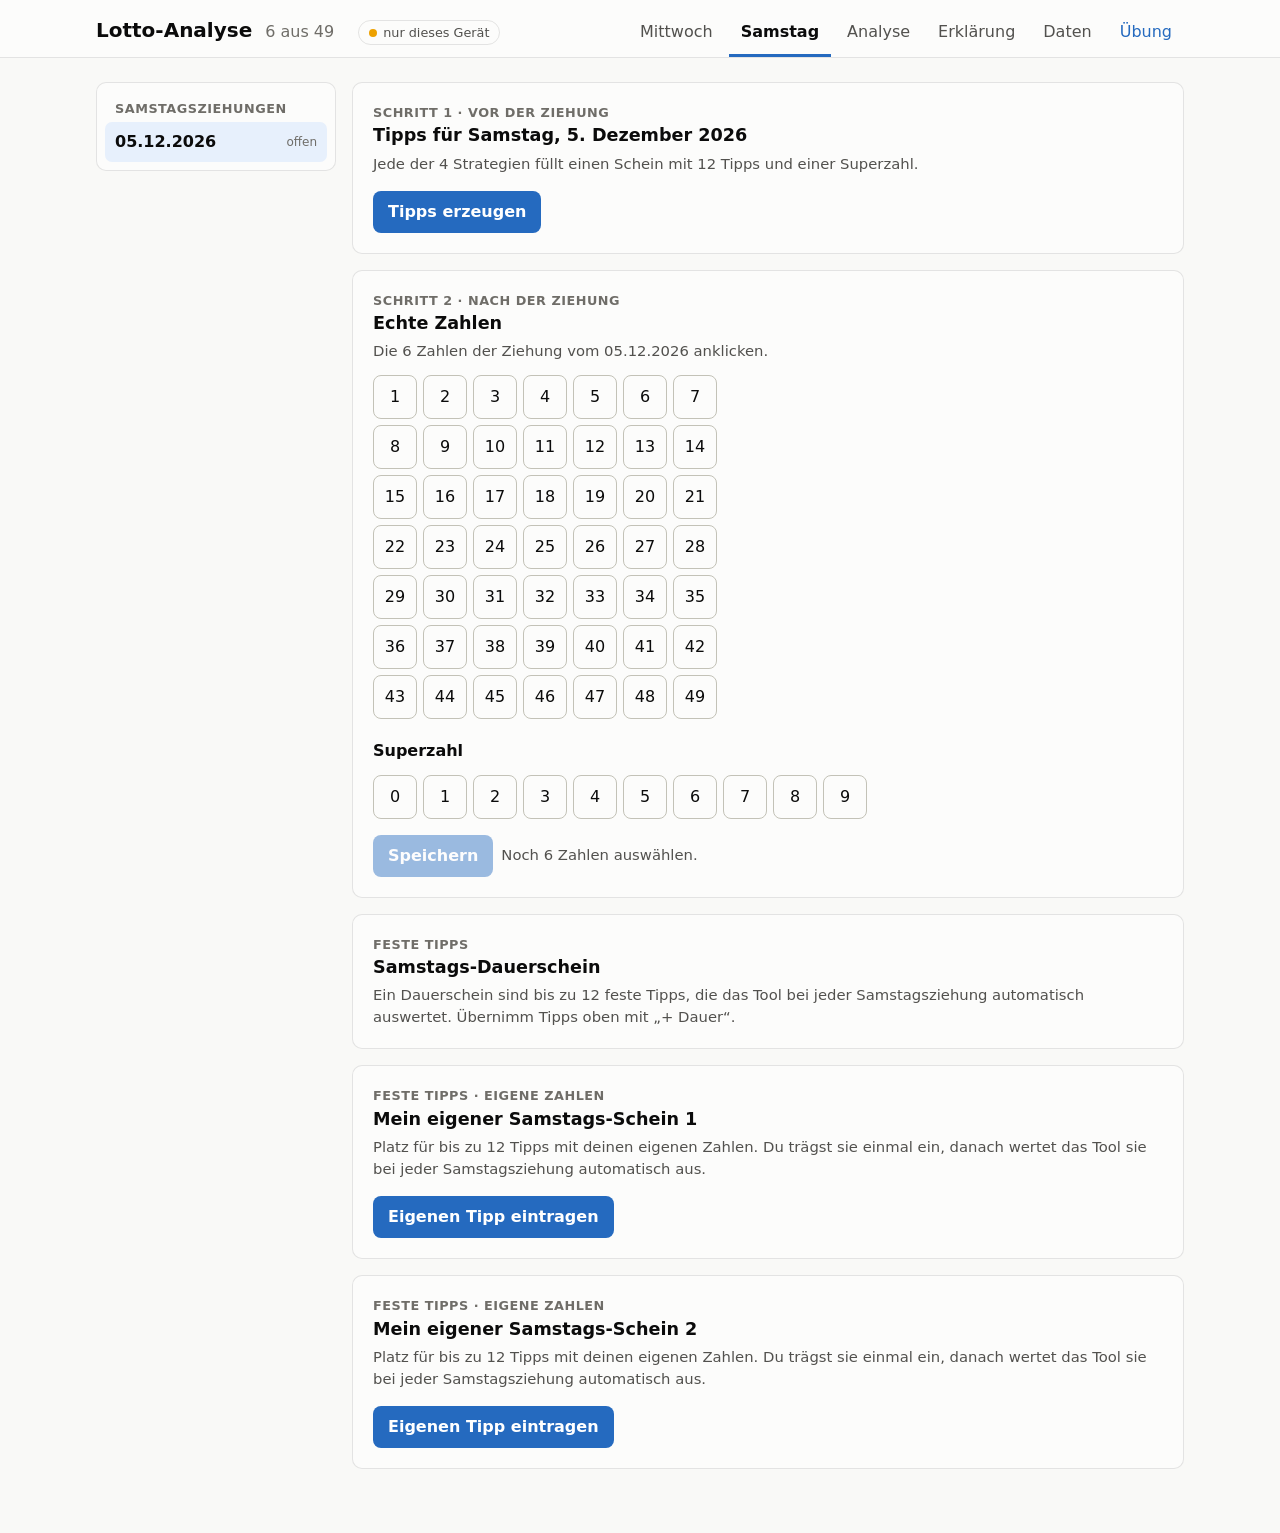
<file: index.html>
<!doctype html>
<html lang="de">
<head>
  <meta charset="utf-8">
  <meta name="viewport" content="width=device-width, initial-scale=1">
  <meta name="robots" content="noindex">
  <title>Lotto-Analyse</title>
  <link rel="stylesheet" href="css/style.css">
</head>
<body>
  <header class="kopf">
    <div class="kopf-innen">
      <h1 class="titel">Lotto-Analyse <span class="titel-zusatz">6 aus 49</span></h1>
      <button type="button" id="stand" class="stand"></button>
      <nav class="reiter" aria-label="Bereiche">
        <button type="button" data-ansicht="mi">Mittwoch</button>
        <button type="button" data-ansicht="sa">Samstag</button>
        <button type="button" data-ansicht="analyse">Analyse</button>
        <button type="button" data-ansicht="erklaerung">Erklärung</button>
        <button type="button" data-ansicht="daten">Daten</button>
        <a href="uebung.html">Übung</a>
      </nav>
    </div>
  </header>

  <main id="inhalt" class="inhalt"></main>

  <div id="meldung" class="meldung" role="status" aria-live="polite"></div>
  <div id="tooltip" class="tooltip" role="tooltip" hidden></div>

  <noscript>Dieses Werkzeug braucht JavaScript.</noscript>

  <script src="js/kalender.js"></script>
  <script src="js/speicher.js"></script>
  <script src="js/generator.js"></script>
  <script src="js/analyse.js"></script>
  <script src="js/abgleich.js"></script>
  <script src="js/wolke.js"></script>
  <script src="js/app.js"></script>
</body>
</html>
</file>
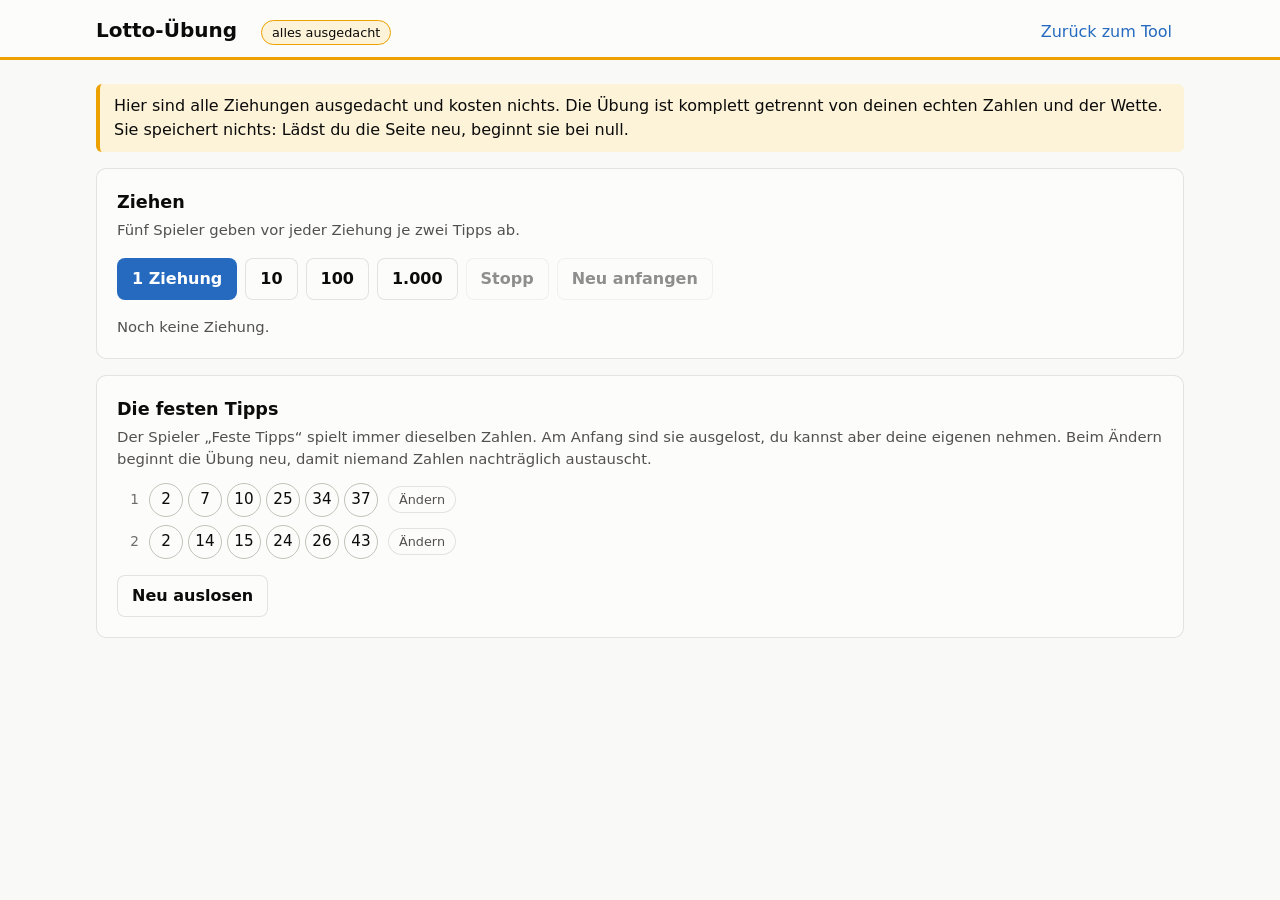
<file: uebung.html>
<!doctype html>
<html lang="de">
<head>
  <meta charset="utf-8">
  <meta name="viewport" content="width=device-width, initial-scale=1">
  <meta name="robots" content="noindex">
  <title>Lotto-Übung</title>
  <link rel="stylesheet" href="css/style.css">
  <link rel="stylesheet" href="css/uebung.css">
</head>
<body class="uebung">
  <header class="kopf">
    <div class="kopf-innen">
      <h1 class="titel">Lotto-Übung</h1>
      <span class="uebung-marke">alles ausgedacht</span>
      <nav class="reiter" aria-label="Wechseln"><a href="index.html">Zurück zum Tool</a></nav>
    </div>
  </header>

  <!-- Diese Seite lädt den Speicher und die Anmeldung des Tools absichtlich
       nicht. Sie kann die echten Zahlen deshalb weder lesen noch ändern. -->
  <main class="inhalt">
    <div class="stapel">
      <p class="hinweis">Hier sind alle Ziehungen ausgedacht und kosten nichts. Die Übung ist komplett getrennt von deinen echten
        Zahlen und der Wette. Sie speichert nichts: Lädst du die Seite neu, beginnt sie bei null.</p>

      <section class="karte">
        <h2>Ziehen</h2>
        <p class="unterzeile">Fünf Spieler geben vor jeder Ziehung je zwei Tipps ab.</p>
        <div class="knopf-zeile" id="knoepfe">
          <button type="button" class="knopf haupt" data-anzahl="1">1 Ziehung</button>
          <button type="button" class="knopf" data-anzahl="10">10</button>
          <button type="button" class="knopf" data-anzahl="100">100</button>
          <button type="button" class="knopf" data-anzahl="1000">1.000</button>
          <button type="button" class="knopf" id="stopp" disabled>Stopp</button>
          <button type="button" class="knopf" id="neustart" disabled>Neu anfangen</button>
        </div>
        <p class="unterzeile abstand" id="stand-uebung" aria-live="polite">Noch keine Ziehung.</p>
        <div id="letzte"></div>
      </section>

      <section class="karte" id="karte-verlauf" hidden>
        <h2>Wie sich der Durchschnitt einpendelt</h2>
        <p class="unterzeile" id="fuehrung"></p>
        <div class="diagramm-kopf">
          <ul class="legende" id="legende"></ul>
          <div class="auswahl" role="group" aria-label="Ausschnitt" id="ausschnitt">
            <button type="button" data-ausschnitt="ganz" aria-pressed="true">Ganz</button>
            <button type="button" data-ausschnitt="nah" aria-pressed="false">Nah dran</button>
          </div>
        </div>
        <div class="diagramm" id="diagramm"></div>
      </section>

      <section class="karte" id="karte-tabelle" hidden>
        <h2>Spielstand</h2>
        <div id="tabelle"></div>
      </section>

      <section class="karte" id="karte-verteilung" hidden>
        <h2>Wie viele Richtige hatten alle Tipps zusammen?</h2>
        <div id="verteilung"></div>
      </section>

      <section class="karte">
        <h2>Die festen Tipps</h2>
        <p class="unterzeile">Der Spieler „Feste Tipps“ spielt immer dieselben Zahlen. Am Anfang sind sie ausgelost, du kannst aber
          deine eigenen nehmen. Beim Ändern beginnt die Übung neu, damit niemand Zahlen nachträglich austauscht.</p>
        <div id="feste"></div>
      </section>
    </div>
  </main>

  <div id="meldung" class="meldung" role="status" aria-live="polite"></div>
  <noscript>Dieses Werkzeug braucht JavaScript.</noscript>

  <script src="js/generator.js"></script>
  <script src="js/analyse.js"></script>
  <script src="js/uebung-logik.js"></script>
  <script src="js/uebung.js"></script>
</body>
</html>
</file>
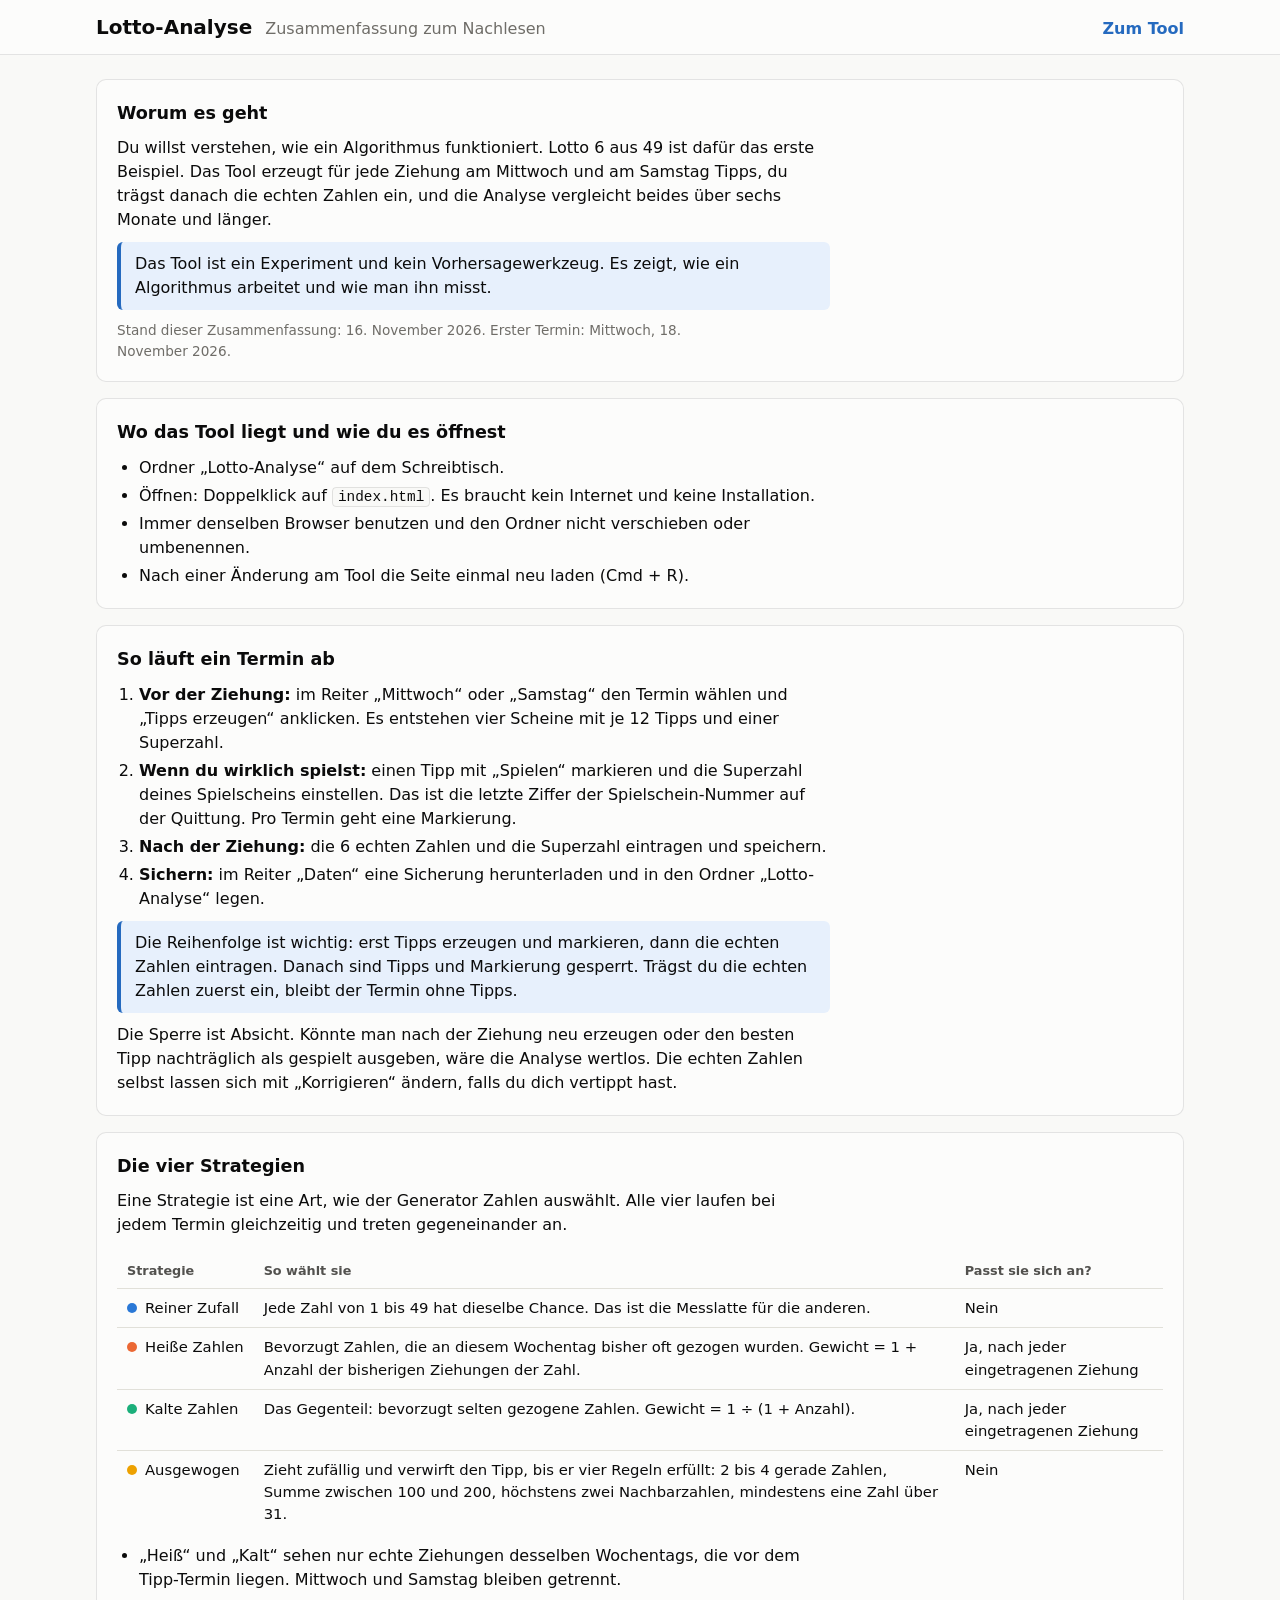
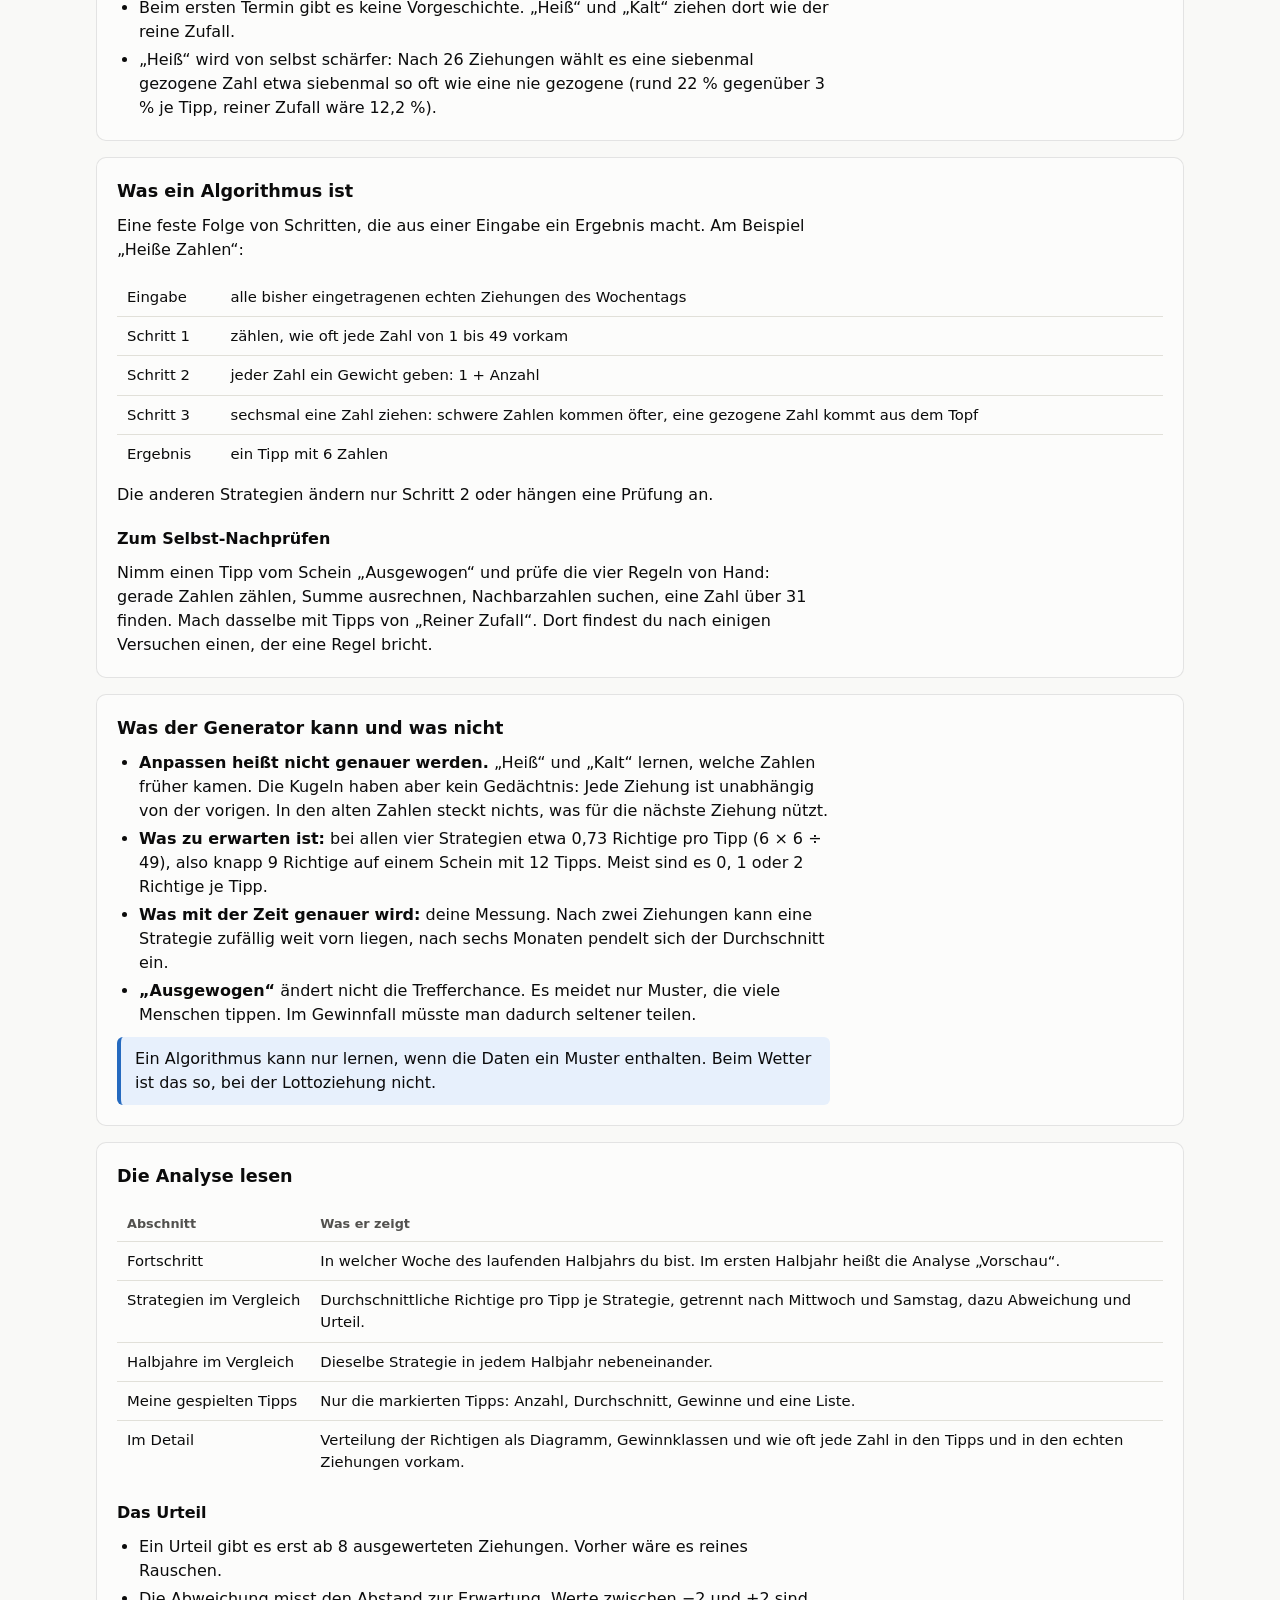
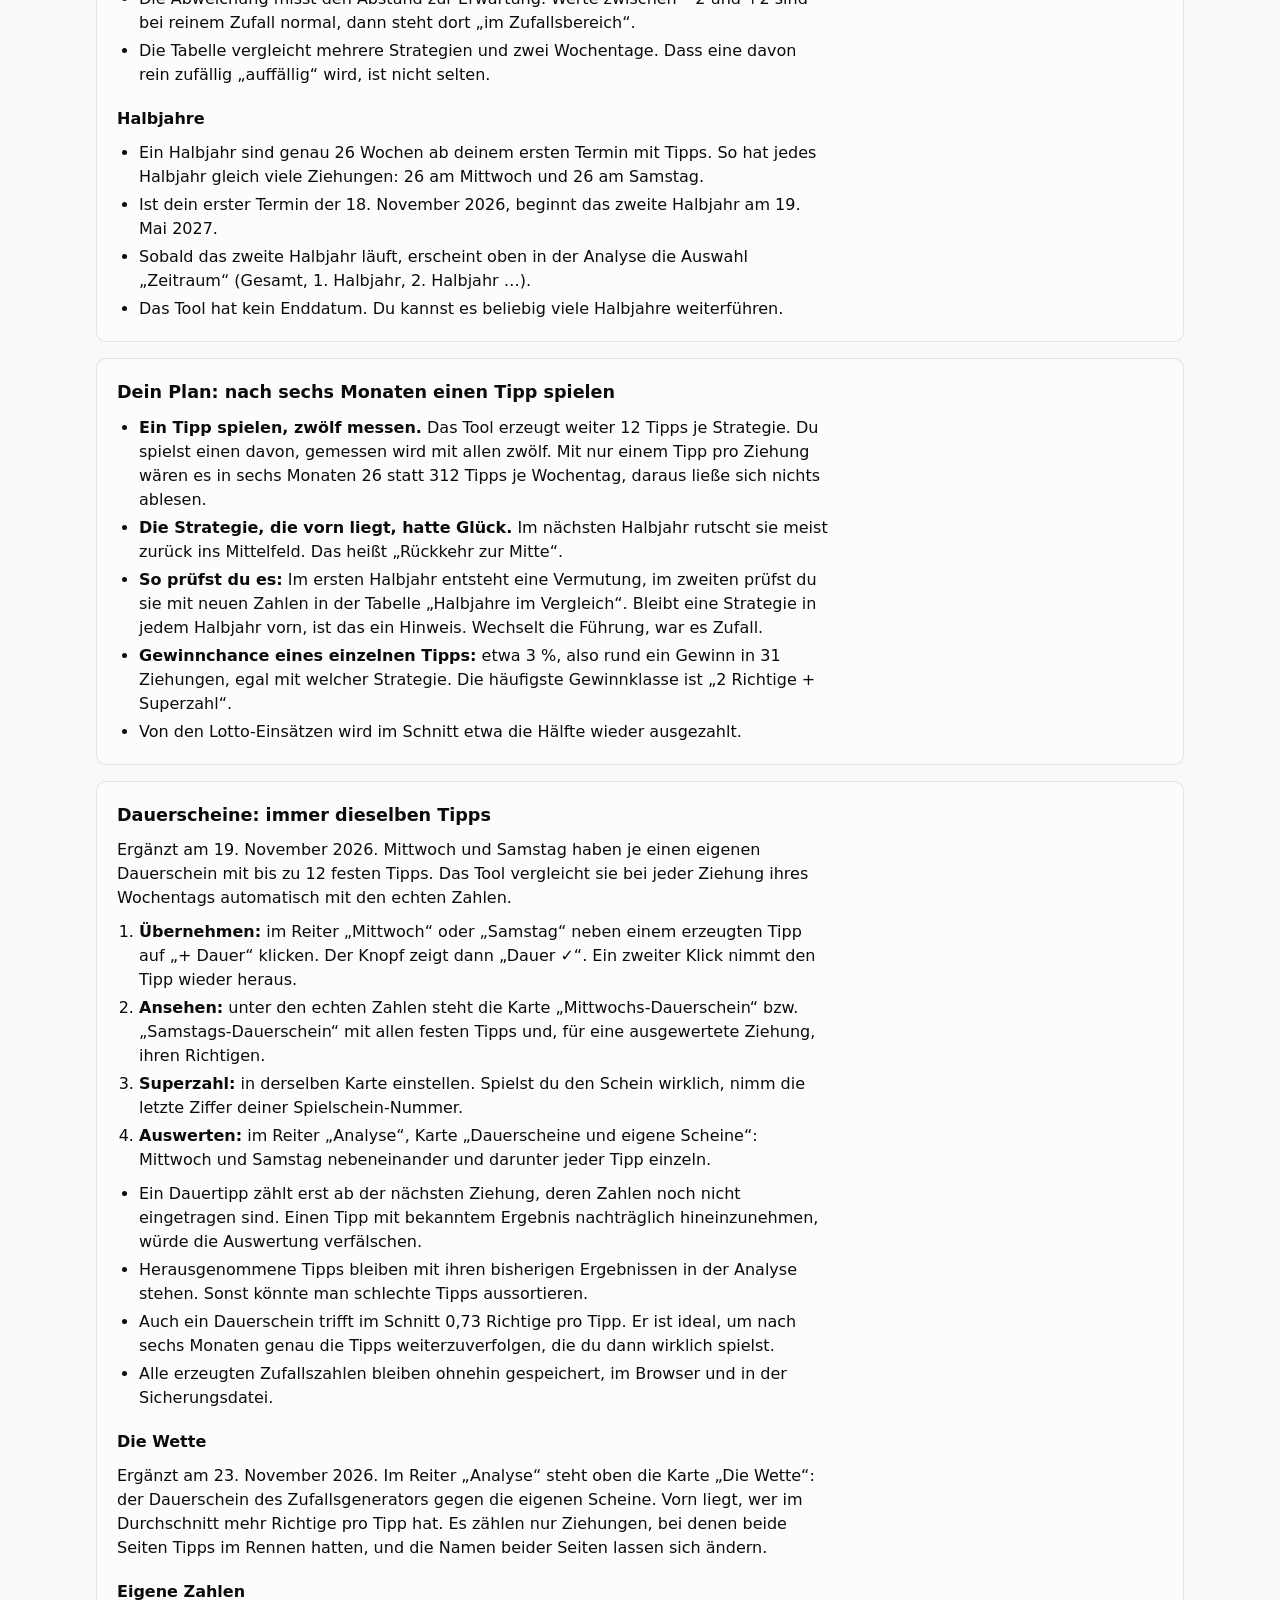
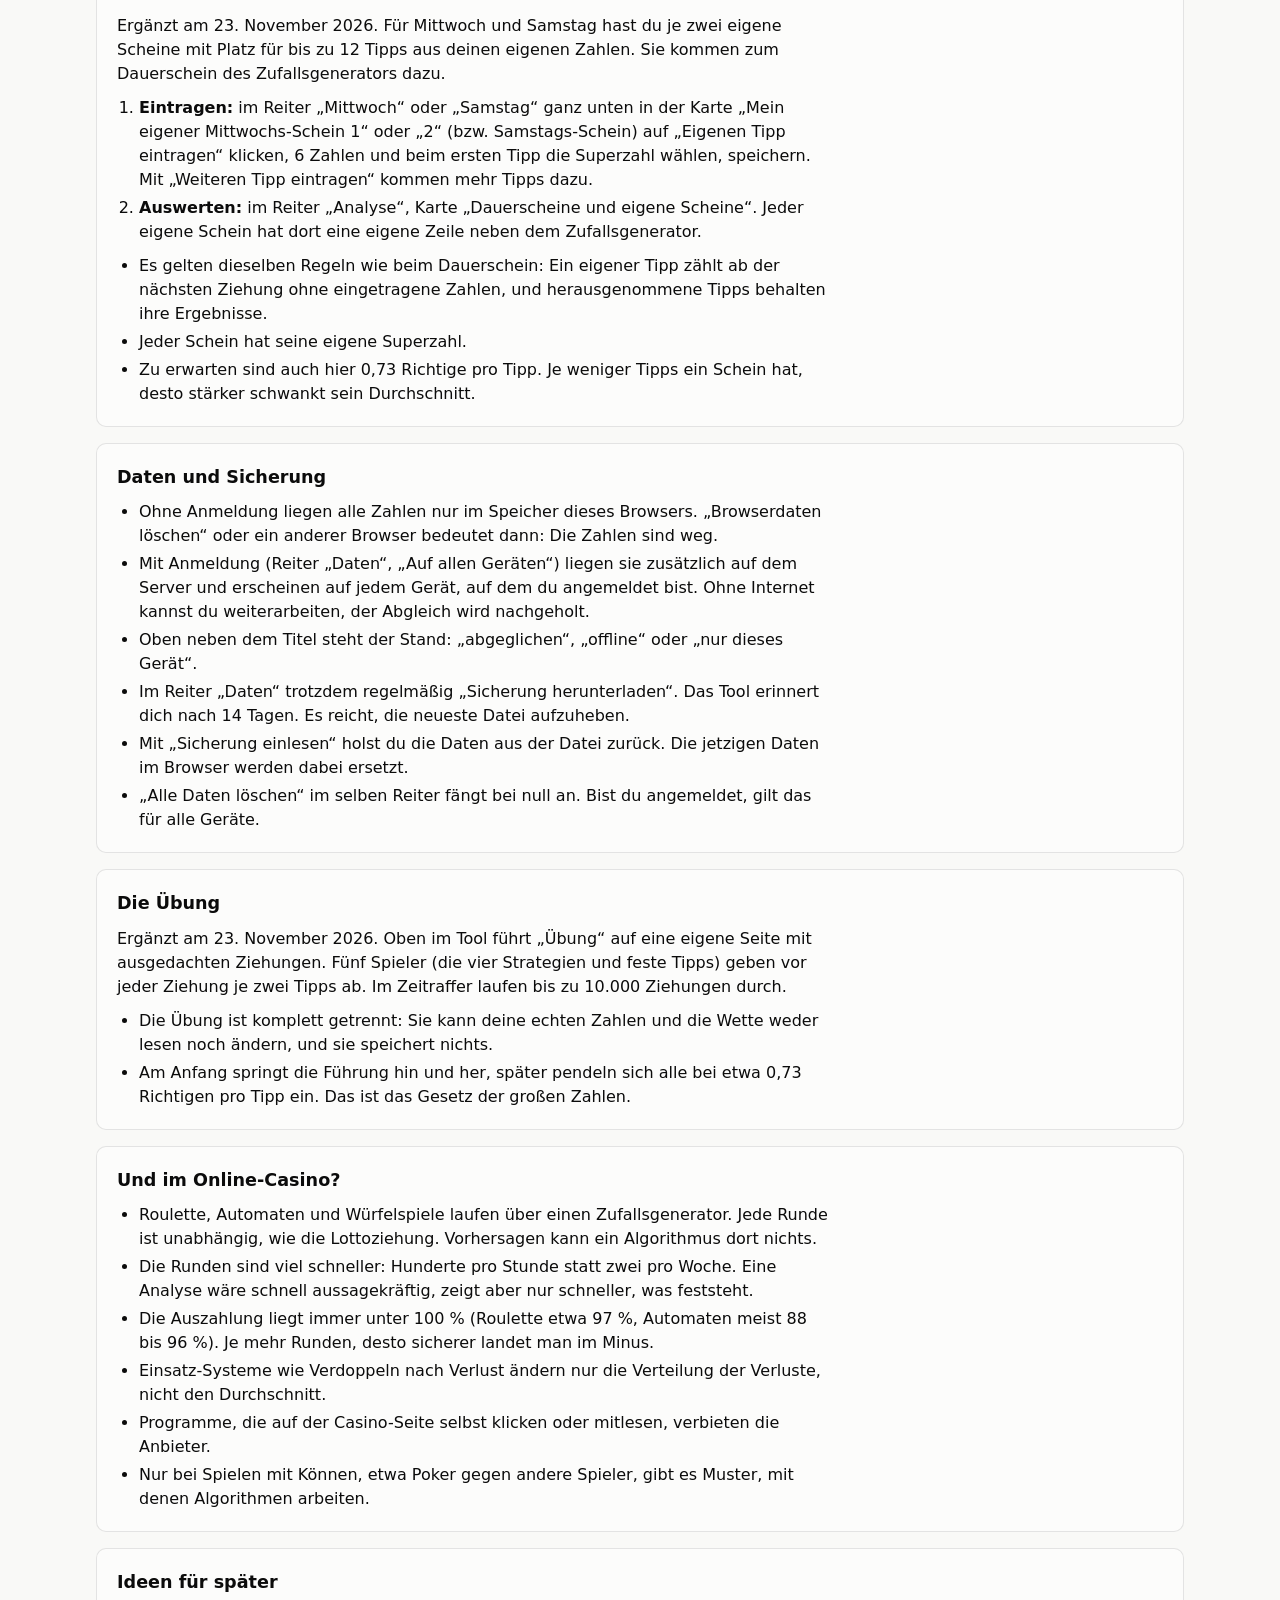
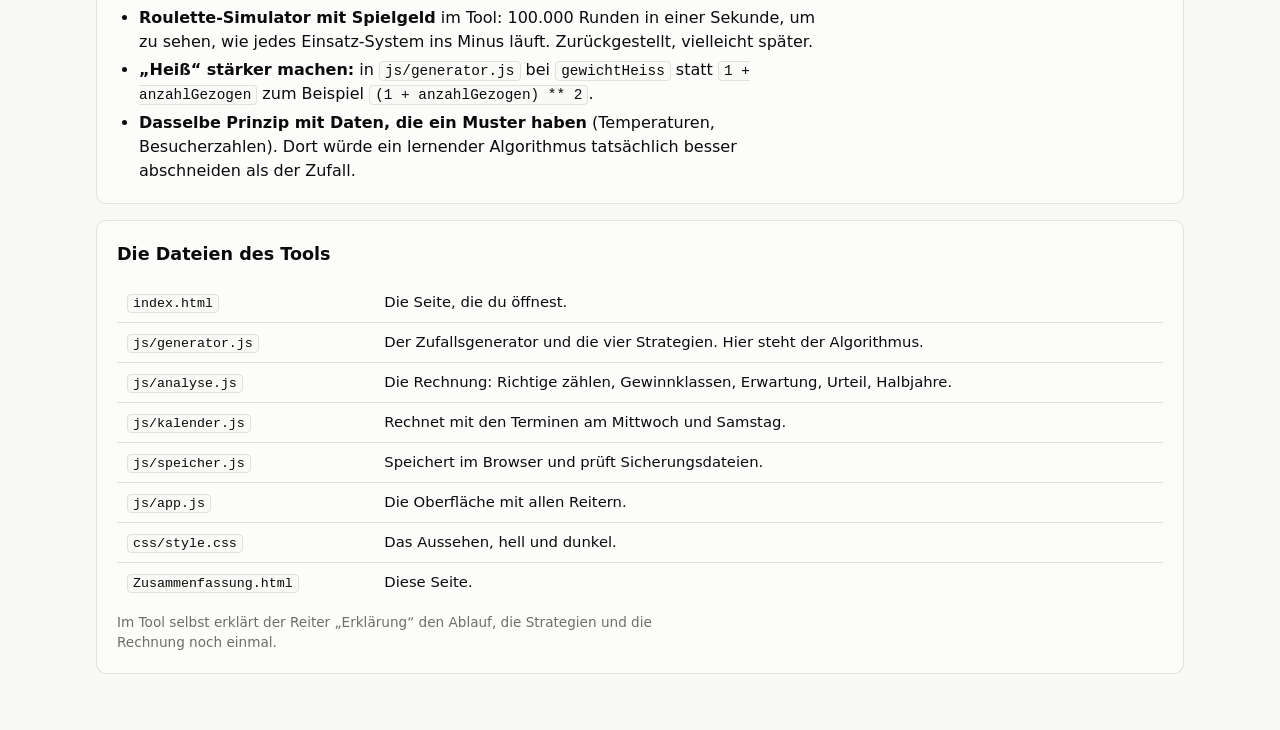
<file: Zusammenfassung.html>
<!doctype html>
<html lang="de">
<head>
  <meta charset="utf-8">
  <meta name="viewport" content="width=device-width, initial-scale=1">
  <title>Lotto-Analyse · Zusammenfassung</title>
  <link rel="stylesheet" href="css/style.css">
  <style>
    .lese th, .lese td { white-space: normal; text-align: left; vertical-align: top; }
    .lese td:first-child, .lese th:first-child { white-space: nowrap; }
    .text h3 { margin-top: 20px; }
    .zurueck { color: var(--akzent); font-weight: 600; text-decoration: none; padding-bottom: 12px; }
    .zurueck:hover { text-decoration: underline; }
    .merksatz { background: var(--akzent-zart); border-left: 4px solid var(--akzent); border-radius: 6px; padding: 10px 14px; margin-top: 14px; max-width: 70ch; }
    @media (max-width: 760px) {
      .lese td:first-child, .lese th:first-child { white-space: normal; }
      .lese th, .lese td { padding: 8px 6px; }
    }
    @media print { .kopf { position: static; } .karte { break-inside: avoid; } }
  </style>
</head>
<body>
  <header class="kopf">
    <div class="kopf-innen">
      <h1 class="titel">Lotto-Analyse <span class="titel-zusatz">Zusammenfassung zum Nachlesen</span></h1>
      <a class="zurueck" href="index.html">Zum Tool</a>
    </div>
  </header>

  <main class="inhalt text">

    <section class="karte">
      <h2>Worum es geht</h2>
      <p>Du willst verstehen, wie ein Algorithmus funktioniert. Lotto 6 aus 49 ist dafür das erste Beispiel. Das Tool erzeugt für jede Ziehung am Mittwoch und am Samstag Tipps, du trägst danach die echten Zahlen ein, und die Analyse vergleicht beides über sechs Monate und länger.</p>
      <p class="merksatz">Das Tool ist ein Experiment und kein Vorhersagewerkzeug. Es zeigt, wie ein Algorithmus arbeitet und wie man ihn misst.</p>
      <p class="klein">Stand dieser Zusammenfassung: 16. November 2026. Erster Termin: Mittwoch, 18. November 2026.</p>
    </section>

    <section class="karte">
      <h2>Wo das Tool liegt und wie du es öffnest</h2>
      <ul>
        <li>Ordner „Lotto-Analyse“ auf dem Schreibtisch.</li>
        <li>Öffnen: Doppelklick auf <code>index.html</code>. Es braucht kein Internet und keine Installation.</li>
        <li>Immer denselben Browser benutzen und den Ordner nicht verschieben oder umbenennen.</li>
        <li>Nach einer Änderung am Tool die Seite einmal neu laden (Cmd + R).</li>
      </ul>
    </section>

    <section class="karte">
      <h2>So läuft ein Termin ab</h2>
      <ol>
        <li><strong>Vor der Ziehung:</strong> im Reiter „Mittwoch“ oder „Samstag“ den Termin wählen und „Tipps erzeugen“ anklicken. Es entstehen vier Scheine mit je 12 Tipps und einer Superzahl.</li>
        <li><strong>Wenn du wirklich spielst:</strong> einen Tipp mit „Spielen“ markieren und die Superzahl deines Spielscheins einstellen. Das ist die letzte Ziffer der Spielschein-Nummer auf der Quittung. Pro Termin geht eine Markierung.</li>
        <li><strong>Nach der Ziehung:</strong> die 6 echten Zahlen und die Superzahl eintragen und speichern.</li>
        <li><strong>Sichern:</strong> im Reiter „Daten“ eine Sicherung herunterladen und in den Ordner „Lotto-Analyse“ legen.</li>
      </ol>
      <p class="merksatz">Die Reihenfolge ist wichtig: erst Tipps erzeugen und markieren, dann die echten Zahlen eintragen. Danach sind Tipps und Markierung gesperrt. Trägst du die echten Zahlen zuerst ein, bleibt der Termin ohne Tipps.</p>
      <p>Die Sperre ist Absicht. Könnte man nach der Ziehung neu erzeugen oder den besten Tipp nachträglich als gespielt ausgeben, wäre die Analyse wertlos. Die echten Zahlen selbst lassen sich mit „Korrigieren“ ändern, falls du dich vertippt hast.</p>
    </section>

    <section class="karte">
      <h2>Die vier Strategien</h2>
      <p>Eine Strategie ist eine Art, wie der Generator Zahlen auswählt. Alle vier laufen bei jedem Termin gleichzeitig und treten gegeneinander an.</p>
      <div class="tabelle-rahmen abstand">
        <table class="lese">
          <thead><tr><th scope="col">Strategie</th><th scope="col">So wählt sie</th><th scope="col">Passt sie sich an?</th></tr></thead>
          <tbody>
            <tr><td><span class="punkt zufall"></span>Reiner Zufall</td><td>Jede Zahl von 1 bis 49 hat dieselbe Chance. Das ist die Messlatte für die anderen.</td><td>Nein</td></tr>
            <tr><td><span class="punkt heiss"></span>Heiße Zahlen</td><td>Bevorzugt Zahlen, die an diesem Wochentag bisher oft gezogen wurden. Gewicht = 1 + Anzahl der bisherigen Ziehungen der Zahl.</td><td>Ja, nach jeder eingetragenen Ziehung</td></tr>
            <tr><td><span class="punkt kalt"></span>Kalte Zahlen</td><td>Das Gegenteil: bevorzugt selten gezogene Zahlen. Gewicht = 1 ÷ (1 + Anzahl).</td><td>Ja, nach jeder eingetragenen Ziehung</td></tr>
            <tr><td><span class="punkt ausgewogen"></span>Ausgewogen</td><td>Zieht zufällig und verwirft den Tipp, bis er vier Regeln erfüllt: 2 bis 4 gerade Zahlen, Summe zwischen 100 und 200, höchstens zwei Nachbarzahlen, mindestens eine Zahl über 31.</td><td>Nein</td></tr>
          </tbody>
        </table>
      </div>
      <ul>
        <li>„Heiß“ und „Kalt“ sehen nur echte Ziehungen desselben Wochentags, die vor dem Tipp-Termin liegen. Mittwoch und Samstag bleiben getrennt.</li>
        <li>Beim ersten Termin gibt es keine Vorgeschichte. „Heiß“ und „Kalt“ ziehen dort wie der reine Zufall.</li>
        <li>„Heiß“ wird von selbst schärfer: Nach 26 Ziehungen wählt es eine siebenmal gezogene Zahl etwa siebenmal so oft wie eine nie gezogene (rund 22 % gegenüber 3 % je Tipp, reiner Zufall wäre 12,2 %).</li>
      </ul>
    </section>

    <section class="karte">
      <h2>Was ein Algorithmus ist</h2>
      <p>Eine feste Folge von Schritten, die aus einer Eingabe ein Ergebnis macht. Am Beispiel „Heiße Zahlen“:</p>
      <div class="tabelle-rahmen abstand">
        <table class="lese">
          <tbody>
            <tr><td>Eingabe</td><td>alle bisher eingetragenen echten Ziehungen des Wochentags</td></tr>
            <tr><td>Schritt 1</td><td>zählen, wie oft jede Zahl von 1 bis 49 vorkam</td></tr>
            <tr><td>Schritt 2</td><td>jeder Zahl ein Gewicht geben: 1 + Anzahl</td></tr>
            <tr><td>Schritt 3</td><td>sechsmal eine Zahl ziehen: schwere Zahlen kommen öfter, eine gezogene Zahl kommt aus dem Topf</td></tr>
            <tr><td>Ergebnis</td><td>ein Tipp mit 6 Zahlen</td></tr>
          </tbody>
        </table>
      </div>
      <p>Die anderen Strategien ändern nur Schritt 2 oder hängen eine Prüfung an.</p>
      <h3>Zum Selbst-Nachprüfen</h3>
      <p>Nimm einen Tipp vom Schein „Ausgewogen“ und prüfe die vier Regeln von Hand: gerade Zahlen zählen, Summe ausrechnen, Nachbarzahlen suchen, eine Zahl über 31 finden. Mach dasselbe mit Tipps von „Reiner Zufall“. Dort findest du nach einigen Versuchen einen, der eine Regel bricht.</p>
    </section>

    <section class="karte">
      <h2>Was der Generator kann und was nicht</h2>
      <ul>
        <li><strong>Anpassen heißt nicht genauer werden.</strong> „Heiß“ und „Kalt“ lernen, welche Zahlen früher kamen. Die Kugeln haben aber kein Gedächtnis: Jede Ziehung ist unabhängig von der vorigen. In den alten Zahlen steckt nichts, was für die nächste Ziehung nützt.</li>
        <li><strong>Was zu erwarten ist:</strong> bei allen vier Strategien etwa 0,73 Richtige pro Tipp (6 × 6 ÷ 49), also knapp 9 Richtige auf einem Schein mit 12 Tipps. Meist sind es 0, 1 oder 2 Richtige je Tipp.</li>
        <li><strong>Was mit der Zeit genauer wird:</strong> deine Messung. Nach zwei Ziehungen kann eine Strategie zufällig weit vorn liegen, nach sechs Monaten pendelt sich der Durchschnitt ein.</li>
        <li><strong>„Ausgewogen“</strong> ändert nicht die Trefferchance. Es meidet nur Muster, die viele Menschen tippen. Im Gewinnfall müsste man dadurch seltener teilen.</li>
      </ul>
      <p class="merksatz">Ein Algorithmus kann nur lernen, wenn die Daten ein Muster enthalten. Beim Wetter ist das so, bei der Lottoziehung nicht.</p>
    </section>

    <section class="karte">
      <h2>Die Analyse lesen</h2>
      <div class="tabelle-rahmen abstand">
        <table class="lese">
          <thead><tr><th scope="col">Abschnitt</th><th scope="col">Was er zeigt</th></tr></thead>
          <tbody>
            <tr><td>Fortschritt</td><td>In welcher Woche des laufenden Halbjahrs du bist. Im ersten Halbjahr heißt die Analyse „Vorschau“.</td></tr>
            <tr><td>Strategien im Vergleich</td><td>Durchschnittliche Richtige pro Tipp je Strategie, getrennt nach Mittwoch und Samstag, dazu Abweichung und Urteil.</td></tr>
            <tr><td>Halbjahre im Vergleich</td><td>Dieselbe Strategie in jedem Halbjahr nebeneinander.</td></tr>
            <tr><td>Meine gespielten Tipps</td><td>Nur die markierten Tipps: Anzahl, Durchschnitt, Gewinne und eine Liste.</td></tr>
            <tr><td>Im Detail</td><td>Verteilung der Richtigen als Diagramm, Gewinnklassen und wie oft jede Zahl in den Tipps und in den echten Ziehungen vorkam.</td></tr>
          </tbody>
        </table>
      </div>
      <h3>Das Urteil</h3>
      <ul>
        <li>Ein Urteil gibt es erst ab 8 ausgewerteten Ziehungen. Vorher wäre es reines Rauschen.</li>
        <li>Die Abweichung misst den Abstand zur Erwartung. Werte zwischen −2 und +2 sind bei reinem Zufall normal, dann steht dort „im Zufallsbereich“.</li>
        <li>Die Tabelle vergleicht mehrere Strategien und zwei Wochentage. Dass eine davon rein zufällig „auffällig“ wird, ist nicht selten.</li>
      </ul>
      <h3>Halbjahre</h3>
      <ul>
        <li>Ein Halbjahr sind genau 26 Wochen ab deinem ersten Termin mit Tipps. So hat jedes Halbjahr gleich viele Ziehungen: 26 am Mittwoch und 26 am Samstag.</li>
        <li>Ist dein erster Termin der 18. November 2026, beginnt das zweite Halbjahr am 19. Mai 2027.</li>
        <li>Sobald das zweite Halbjahr läuft, erscheint oben in der Analyse die Auswahl „Zeitraum“ (Gesamt, 1. Halbjahr, 2. Halbjahr …).</li>
        <li>Das Tool hat kein Enddatum. Du kannst es beliebig viele Halbjahre weiterführen.</li>
      </ul>
    </section>

    <section class="karte">
      <h2>Dein Plan: nach sechs Monaten einen Tipp spielen</h2>
      <ul>
        <li><strong>Ein Tipp spielen, zwölf messen.</strong> Das Tool erzeugt weiter 12 Tipps je Strategie. Du spielst einen davon, gemessen wird mit allen zwölf. Mit nur einem Tipp pro Ziehung wären es in sechs Monaten 26 statt 312 Tipps je Wochentag, daraus ließe sich nichts ablesen.</li>
        <li><strong>Die Strategie, die vorn liegt, hatte Glück.</strong> Im nächsten Halbjahr rutscht sie meist zurück ins Mittelfeld. Das heißt „Rückkehr zur Mitte“.</li>
        <li><strong>So prüfst du es:</strong> Im ersten Halbjahr entsteht eine Vermutung, im zweiten prüfst du sie mit neuen Zahlen in der Tabelle „Halbjahre im Vergleich“. Bleibt eine Strategie in jedem Halbjahr vorn, ist das ein Hinweis. Wechselt die Führung, war es Zufall.</li>
        <li><strong>Gewinnchance eines einzelnen Tipps:</strong> etwa 3 %, also rund ein Gewinn in 31 Ziehungen, egal mit welcher Strategie. Die häufigste Gewinnklasse ist „2 Richtige + Superzahl“.</li>
        <li>Von den Lotto-Einsätzen wird im Schnitt etwa die Hälfte wieder ausgezahlt.</li>
      </ul>
    </section>

    <section class="karte">
      <h2>Dauerscheine: immer dieselben Tipps</h2>
      <p>Ergänzt am 19. November 2026. Mittwoch und Samstag haben je einen eigenen Dauerschein mit bis zu 12 festen Tipps. Das Tool vergleicht sie bei jeder Ziehung ihres Wochentags automatisch mit den echten Zahlen.</p>
      <ol>
        <li><strong>Übernehmen:</strong> im Reiter „Mittwoch“ oder „Samstag“ neben einem erzeugten Tipp auf „+ Dauer“ klicken. Der Knopf zeigt dann „Dauer ✓“. Ein zweiter Klick nimmt den Tipp wieder heraus.</li>
        <li><strong>Ansehen:</strong> unter den echten Zahlen steht die Karte „Mittwochs-Dauerschein“ bzw. „Samstags-Dauerschein“ mit allen festen Tipps und, für eine ausgewertete Ziehung, ihren Richtigen.</li>
        <li><strong>Superzahl:</strong> in derselben Karte einstellen. Spielst du den Schein wirklich, nimm die letzte Ziffer deiner Spielschein-Nummer.</li>
        <li><strong>Auswerten:</strong> im Reiter „Analyse“, Karte „Dauerscheine und eigene Scheine“: Mittwoch und Samstag nebeneinander und darunter jeder Tipp einzeln.</li>
      </ol>
      <ul>
        <li>Ein Dauertipp zählt erst ab der nächsten Ziehung, deren Zahlen noch nicht eingetragen sind. Einen Tipp mit bekanntem Ergebnis nachträglich hineinzunehmen, würde die Auswertung verfälschen.</li>
        <li>Herausgenommene Tipps bleiben mit ihren bisherigen Ergebnissen in der Analyse stehen. Sonst könnte man schlechte Tipps aussortieren.</li>
        <li>Auch ein Dauerschein trifft im Schnitt 0,73 Richtige pro Tipp. Er ist ideal, um nach sechs Monaten genau die Tipps weiterzuverfolgen, die du dann wirklich spielst.</li>
        <li>Alle erzeugten Zufallszahlen bleiben ohnehin gespeichert, im Browser und in der Sicherungsdatei.</li>
      </ul>
      <h3>Die Wette</h3>
      <p>Ergänzt am 23. November 2026. Im Reiter „Analyse“ steht oben die Karte „Die Wette“: der Dauerschein des Zufallsgenerators gegen die eigenen Scheine. Vorn liegt, wer im Durchschnitt mehr Richtige pro Tipp hat. Es zählen nur Ziehungen, bei denen beide Seiten Tipps im Rennen hatten, und die Namen beider Seiten lassen sich ändern.</p>
      <h3>Eigene Zahlen</h3>
      <p>Ergänzt am 23. November 2026. Für Mittwoch und Samstag hast du je zwei eigene Scheine mit Platz für bis zu 12 Tipps aus deinen eigenen Zahlen. Sie kommen zum Dauerschein des Zufallsgenerators dazu.</p>
      <ol>
        <li><strong>Eintragen:</strong> im Reiter „Mittwoch“ oder „Samstag“ ganz unten in der Karte „Mein eigener Mittwochs-Schein 1“ oder „2“ (bzw. Samstags-Schein) auf „Eigenen Tipp eintragen“ klicken, 6 Zahlen und beim ersten Tipp die Superzahl wählen, speichern. Mit „Weiteren Tipp eintragen“ kommen mehr Tipps dazu.</li>
        <li><strong>Auswerten:</strong> im Reiter „Analyse“, Karte „Dauerscheine und eigene Scheine“. Jeder eigene Schein hat dort eine eigene Zeile neben dem Zufallsgenerator.</li>
      </ol>
      <ul>
        <li>Es gelten dieselben Regeln wie beim Dauerschein: Ein eigener Tipp zählt ab der nächsten Ziehung ohne eingetragene Zahlen, und herausgenommene Tipps behalten ihre Ergebnisse.</li>
        <li>Jeder Schein hat seine eigene Superzahl.</li>
        <li>Zu erwarten sind auch hier 0,73 Richtige pro Tipp. Je weniger Tipps ein Schein hat, desto stärker schwankt sein Durchschnitt.</li>
      </ul>
    </section>

    <section class="karte">
      <h2>Daten und Sicherung</h2>
      <ul>
        <li>Ohne Anmeldung liegen alle Zahlen nur im Speicher dieses Browsers. „Browserdaten löschen“ oder ein anderer Browser bedeutet dann: Die Zahlen sind weg.</li>
        <li>Mit Anmeldung (Reiter „Daten“, „Auf allen Geräten“) liegen sie zusätzlich auf dem Server und erscheinen auf jedem Gerät, auf dem du angemeldet bist. Ohne Internet kannst du weiterarbeiten, der Abgleich wird nachgeholt.</li>
        <li>Oben neben dem Titel steht der Stand: „abgeglichen“, „offline“ oder „nur dieses Gerät“.</li>
        <li>Im Reiter „Daten“ trotzdem regelmäßig „Sicherung herunterladen“. Das Tool erinnert dich nach 14 Tagen. Es reicht, die neueste Datei aufzuheben.</li>
        <li>Mit „Sicherung einlesen“ holst du die Daten aus der Datei zurück. Die jetzigen Daten im Browser werden dabei ersetzt.</li>
        <li>„Alle Daten löschen“ im selben Reiter fängt bei null an. Bist du angemeldet, gilt das für alle Geräte.</li>
      </ul>
    </section>

    <section class="karte">
      <h2>Die Übung</h2>
      <p>Ergänzt am 23. November 2026. Oben im Tool führt „Übung“ auf eine eigene Seite mit ausgedachten Ziehungen. Fünf Spieler (die vier Strategien und feste Tipps) geben vor jeder Ziehung je zwei Tipps ab. Im Zeitraffer laufen bis zu 10.000 Ziehungen durch.</p>
      <ul>
        <li>Die Übung ist komplett getrennt: Sie kann deine echten Zahlen und die Wette weder lesen noch ändern, und sie speichert nichts.</li>
        <li>Am Anfang springt die Führung hin und her, später pendeln sich alle bei etwa 0,73 Richtigen pro Tipp ein. Das ist das Gesetz der großen Zahlen.</li>
      </ul>
    </section>

    <section class="karte">
      <h2>Und im Online-Casino?</h2>
      <ul>
        <li>Roulette, Automaten und Würfelspiele laufen über einen Zufallsgenerator. Jede Runde ist unabhängig, wie die Lottoziehung. Vorhersagen kann ein Algorithmus dort nichts.</li>
        <li>Die Runden sind viel schneller: Hunderte pro Stunde statt zwei pro Woche. Eine Analyse wäre schnell aussagekräftig, zeigt aber nur schneller, was feststeht.</li>
        <li>Die Auszahlung liegt immer unter 100 % (Roulette etwa 97 %, Automaten meist 88 bis 96 %). Je mehr Runden, desto sicherer landet man im Minus.</li>
        <li>Einsatz-Systeme wie Verdoppeln nach Verlust ändern nur die Verteilung der Verluste, nicht den Durchschnitt.</li>
        <li>Programme, die auf der Casino-Seite selbst klicken oder mitlesen, verbieten die Anbieter.</li>
        <li>Nur bei Spielen mit Können, etwa Poker gegen andere Spieler, gibt es Muster, mit denen Algorithmen arbeiten.</li>
      </ul>
    </section>

    <section class="karte">
      <h2>Ideen für später</h2>
      <ul>
        <li><strong>Roulette-Simulator mit Spielgeld</strong> im Tool: 100.000 Runden in einer Sekunde, um zu sehen, wie jedes Einsatz-System ins Minus läuft. Zurückgestellt, vielleicht später.</li>
        <li><strong>„Heiß“ stärker machen:</strong> in <code>js/generator.js</code> bei <code>gewichtHeiss</code> statt <code>1 + anzahlGezogen</code> zum Beispiel <code>(1 + anzahlGezogen) ** 2</code>.</li>
        <li><strong>Dasselbe Prinzip mit Daten, die ein Muster haben</strong> (Temperaturen, Besucherzahlen). Dort würde ein lernender Algorithmus tatsächlich besser abschneiden als der Zufall.</li>
      </ul>
    </section>

    <section class="karte">
      <h2>Die Dateien des Tools</h2>
      <div class="tabelle-rahmen abstand">
        <table class="lese">
          <tbody>
            <tr><td><code>index.html</code></td><td>Die Seite, die du öffnest.</td></tr>
            <tr><td><code>js/generator.js</code></td><td>Der Zufallsgenerator und die vier Strategien. Hier steht der Algorithmus.</td></tr>
            <tr><td><code>js/analyse.js</code></td><td>Die Rechnung: Richtige zählen, Gewinnklassen, Erwartung, Urteil, Halbjahre.</td></tr>
            <tr><td><code>js/kalender.js</code></td><td>Rechnet mit den Terminen am Mittwoch und Samstag.</td></tr>
            <tr><td><code>js/speicher.js</code></td><td>Speichert im Browser und prüft Sicherungsdateien.</td></tr>
            <tr><td><code>js/app.js</code></td><td>Die Oberfläche mit allen Reitern.</td></tr>
            <tr><td><code>css/style.css</code></td><td>Das Aussehen, hell und dunkel.</td></tr>
            <tr><td><code>Zusammenfassung.html</code></td><td>Diese Seite.</td></tr>
          </tbody>
        </table>
      </div>
      <p class="klein abstand">Im Tool selbst erklärt der Reiter „Erklärung“ den Ablauf, die Strategien und die Rechnung noch einmal.</p>
    </section>

  </main>
</body>
</html>
</file>
<file: css/style.css>
/* ---------- Farben und Grundwerte ---------- */

:root {
  color-scheme: light;
  --seite: #f9f9f7;
  --flaeche: #fcfcfb;
  --tinte: #0b0b0b;
  --tinte-2: #52514e;
  --gedaempft: #6f6d68;
  --linie: #e1e0d9;
  --achse: #c3c2b7;
  --rand: rgba(11, 11, 11, 0.10);
  --akzent: #256abf;
  --akzent-tinte: #ffffff;
  --akzent-zart: #e7f0fc;
  --balken: #2a78d6;
  --skala-hoch: #0d366b;
  --skala-tinte-hoch: #ffffff;
  --hinweis-flaeche: #fdf3d9;
  --hinweis-rand: #eda100;
  --s-zufall: #2a78d6;
  --s-heiss: #eb6834;
  --s-kalt: #1baf7a;
  --s-ausgewogen: #eda100;
  --radius: 10px;
}

@media (prefers-color-scheme: dark) {
  :root {
    color-scheme: dark;
    --seite: #0d0d0d;
    --flaeche: #1a1a19;
    --tinte: #f0efec;
    --tinte-2: #c3c2b7;
    --gedaempft: #9a988f;
    --linie: #2c2c2a;
    --achse: #383835;
    --rand: rgba(255, 255, 255, 0.10);
    --akzent: #3987e5;
    --akzent-tinte: #0b0b0b;
    --akzent-zart: #16263b;
    --balken: #3987e5;
    --skala-hoch: #9ec5f4;
    --skala-tinte-hoch: #0b0b0b;
    --hinweis-flaeche: #2e2610;
    --hinweis-rand: #c98500;
    --s-zufall: #3987e5;
    --s-heiss: #d95926;
    --s-kalt: #199e70;
    --s-ausgewogen: #c98500;
  }
}

* { box-sizing: border-box; }

body {
  margin: 0;
  background: var(--seite);
  color: var(--tinte);
  font: 16px/1.5 system-ui, -apple-system, "Segoe UI", sans-serif;
}

h1, h2, h3, p { margin: 0; }
button { font: inherit; color: inherit; }

/* ---------- Kopf und Reiter ---------- */

.kopf {
  background: var(--flaeche);
  border-bottom: 1px solid var(--rand);
  position: sticky;
  top: 0;
  z-index: 5;
}

.kopf-innen {
  max-width: 1120px;
  margin: 0 auto;
  padding: 12px 16px 0;
  display: flex;
  flex-wrap: wrap;
  align-items: baseline;
  justify-content: space-between;
  gap: 8px 24px;
}

.titel { font-size: 1.25rem; font-weight: 700; padding-bottom: 12px; }
.titel-zusatz { font-weight: 400; color: var(--gedaempft); margin-left: 6px; font-size: 1rem; }

.reiter { display: flex; gap: 4px; overflow-x: auto; max-width: 100%; }

.reiter button {
  background: none;
  border: 0;
  border-bottom: 3px solid transparent;
  padding: 8px 12px 10px;
  cursor: pointer;
  color: var(--tinte-2);
  white-space: nowrap;
}

.reiter a { padding: 8px 12px 10px; color: var(--akzent); text-decoration: none; white-space: nowrap; }
.reiter a:hover { text-decoration: underline; }
.reiter button:hover { color: var(--tinte); }
.reiter button[aria-current="page"] { color: var(--tinte); font-weight: 600; border-bottom-color: var(--akzent); }

.stand { border: 1px solid var(--rand); background: none; border-radius: 999px; padding: 2px 10px; font-size: 0.8rem; color: var(--tinte-2); cursor: pointer; white-space: nowrap; margin-right: auto; }
.stand::before { content: ""; display: inline-block; width: 8px; height: 8px; border-radius: 50%; background: var(--s-ausgewogen); margin-right: 6px; }
.stand.ok::before { background: var(--s-kalt); }
.stand:hover { border-color: var(--akzent); color: var(--tinte); }

.anmeldung { display: grid; gap: 4px; max-width: 360px; margin-top: 16px; }
.anmeldung label { font-size: 0.875rem; color: var(--tinte-2); }
.anmeldung input { font: inherit; color: inherit; background: var(--flaeche); border: 1.5px solid var(--achse); border-radius: 8px; padding: 9px 12px; margin-bottom: 8px; width: 100%; }

.inhalt { max-width: 1120px; margin: 0 auto; padding: 24px 16px 64px; }

/* ---------- Bausteine ---------- */

.karte {
  background: var(--flaeche);
  border: 1px solid var(--rand);
  border-radius: var(--radius);
  padding: 20px;
}

.karte + .karte { margin-top: 16px; }
.karte h2 { font-size: 1.1rem; margin-bottom: 4px; }
.karte h3 { font-size: 1rem; margin: 20px 0 8px; }
.unterzeile { color: var(--tinte-2); font-size: 0.925rem; }
.klein { color: var(--gedaempft); font-size: 0.85rem; }
.abstand { margin-top: 16px; }
.schritt { color: var(--gedaempft); font-size: 0.8rem; font-weight: 600; letter-spacing: 0.04em; text-transform: uppercase; }

.knopf {
  border: 1px solid var(--rand);
  background: var(--flaeche);
  border-radius: 8px;
  padding: 8px 14px;
  cursor: pointer;
  font-weight: 600;
}

.knopf:hover { border-color: var(--achse); }
.knopf.haupt { background: var(--akzent); color: var(--akzent-tinte); border-color: transparent; }
.knopf.haupt:hover { filter: brightness(1.08); }
.knopf:disabled { opacity: 0.45; cursor: not-allowed; }
.knopf-zeile { display: flex; flex-wrap: wrap; gap: 8px; align-items: center; margin-top: 16px; }

:focus-visible { outline: 2px solid var(--akzent); outline-offset: 2px; }

.hinweis {
  background: var(--hinweis-flaeche);
  border-left: 4px solid var(--hinweis-rand);
  border-radius: 6px;
  padding: 10px 14px;
  margin-bottom: 16px;
  display: flex;
  flex-wrap: wrap;
  gap: 8px 16px;
  align-items: center;
  justify-content: space-between;
}

.auswahl { display: inline-flex; flex-wrap: wrap; gap: 4px; background: var(--seite); border: 1px solid var(--rand); border-radius: 9px; padding: 3px; }
.auswahl button { border: 0; background: none; border-radius: 6px; padding: 5px 12px; cursor: pointer; color: var(--tinte-2); }
.auswahl button[aria-pressed="true"] { background: var(--flaeche); color: var(--tinte); font-weight: 600; box-shadow: 0 0 0 1px var(--rand); }

.punkt { display: inline-block; width: 10px; height: 10px; border-radius: 50%; margin-right: 8px; vertical-align: baseline; }
.punkt.zufall { background: var(--s-zufall); }
.punkt.heiss { background: var(--s-heiss); }
.punkt.kalt { background: var(--s-kalt); }
.punkt.ausgewogen { background: var(--s-ausgewogen); }

/* ---------- Tagesansicht ---------- */

.tag-raster { display: grid; grid-template-columns: 240px minmax(0, 1fr); gap: 16px; align-items: start; }

.terminliste { padding: 8px; max-height: 70vh; overflow-y: auto; position: sticky; top: 76px; }
.terminliste h2 { font-size: 0.8rem; color: var(--gedaempft); text-transform: uppercase; letter-spacing: 0.04em; padding: 8px 10px 4px; margin: 0; }

.termin {
  display: flex;
  width: 100%;
  justify-content: space-between;
  align-items: center;
  gap: 8px;
  border: 0;
  background: none;
  border-radius: 7px;
  padding: 8px 10px;
  cursor: pointer;
  text-align: left;
  font-variant-numeric: tabular-nums;
}

.termin:hover { background: var(--seite); }
.termin[aria-current="true"] { background: var(--akzent-zart); font-weight: 600; }
.status { font-size: 0.75rem; color: var(--gedaempft); font-weight: 400; white-space: nowrap; }
.status.fertig { color: var(--tinte-2); }

.kugel {
  display: inline-flex;
  align-items: center;
  justify-content: center;
  width: 34px;
  height: 34px;
  border-radius: 50%;
  border: 1.5px solid var(--achse);
  font-variant-numeric: tabular-nums;
  font-size: 0.95rem;
  background: var(--flaeche);
}

.kugel.treffer { background: var(--akzent); color: var(--akzent-tinte); border-color: transparent; font-weight: 700; }
.kugel.super { border-style: dashed; }
.kugeln { display: inline-flex; gap: 5px; flex-wrap: wrap; }

.schein { list-style: none; margin: 16px 0 0; padding: 0; display: grid; grid-template-columns: repeat(auto-fill, minmax(430px, 1fr)); gap: 8px 24px; }
.tipp { display: flex; align-items: center; gap: 10px; border-radius: 8px; }
.tipp.gespielt { background: var(--akzent-zart); box-shadow: 0 0 0 4px var(--akzent-zart); }

.spiel-knopf {
  border: 1px solid var(--rand);
  background: var(--flaeche);
  border-radius: 999px;
  padding: 3px 10px;
  font-size: 0.8rem;
  color: var(--tinte-2);
  cursor: pointer;
  white-space: nowrap;
}

.spiel-knopf:hover { border-color: var(--akzent); color: var(--tinte); }
.spiel-knopf[aria-pressed="true"] { background: var(--akzent); color: var(--akzent-tinte); border-color: transparent; font-weight: 600; }
.spiel-knopf.dauer[aria-pressed="true"] { background: var(--akzent-zart); color: var(--tinte); border-color: var(--akzent); }
.tag-raster .stapel > .karte + .karte { margin-top: 0; }

.gespielt-kasten { margin-top: 20px; background: var(--seite); border: 1px solid var(--rand); border-left: 4px solid var(--akzent); border-radius: 8px; padding: 14px 16px; }
.karte .gespielt-kasten h3 { margin: 0 0 10px; }
.gespielt-kasten .superzeile { margin-top: 0; }
.tipp-nr { width: 22px; text-align: right; color: var(--gedaempft); font-size: 0.85rem; font-variant-numeric: tabular-nums; }
.tipp-treffer { color: var(--gedaempft); font-size: 0.85rem; white-space: nowrap; }
.tipp-treffer.stark { color: var(--tinte); font-weight: 700; }

.superzeile { display: flex; align-items: center; gap: 10px; margin-top: 16px; flex-wrap: wrap; }

.zahlenfeld { display: grid; grid-template-columns: repeat(7, 44px); gap: 6px; margin-top: 12px; }
.zahlenfeld.super { grid-template-columns: repeat(10, 44px); }

.zahlenfeld button {
  height: 44px;
  border-radius: 8px;
  border: 1.5px solid var(--achse);
  background: var(--flaeche);
  cursor: pointer;
  font-variant-numeric: tabular-nums;
}

.zahlenfeld button:hover { border-color: var(--akzent); }
.zahlenfeld button[aria-pressed="true"] { background: var(--akzent); color: var(--akzent-tinte); border-color: transparent; font-weight: 700; }

/* ---------- Analyse ---------- */

.stapel { display: grid; gap: 16px; }
.stapel > * { margin: 0; min-width: 0; }

.zeitraum { display: flex; flex-wrap: wrap; gap: 8px 12px; align-items: center; }
.zeitraum label { color: var(--tinte-2); font-size: 0.875rem; }

.karte .kacheln { margin: 16px 0 0; }
.karte .kachel { background: var(--seite); }
.th-zusatz { display: block; font-weight: 400; color: var(--gedaempft); }
.spalten-links th:nth-child(-n+3), .spalten-links td:nth-child(-n+3) { text-align: left; }
.tipp-zahlen > * { display: inline-block; min-width: 1.7em; }
.tipp-zahlen span { color: var(--tinte-2); }

.kacheln { display: grid; grid-template-columns: repeat(auto-fit, minmax(190px, 1fr)); gap: 12px; margin-bottom: 16px; }
.kachel { background: var(--flaeche); border: 1px solid var(--rand); border-radius: var(--radius); padding: 14px 16px; }
.kachel-wert { font-size: 1.75rem; font-weight: 700; line-height: 1.2; }
.kachel-name { color: var(--tinte-2); font-size: 0.875rem; }

.fortschritt { height: 8px; background: var(--linie); border-radius: 4px; overflow: hidden; margin: 10px 0 6px; }
.fortschritt > div { height: 100%; background: var(--akzent); border-radius: 4px; }

.tabelle-rahmen { overflow-x: auto; }
table { border-collapse: collapse; width: 100%; font-size: 0.925rem; }
th, td { padding: 8px 10px; text-align: right; border-bottom: 1px solid var(--linie); white-space: nowrap; font-variant-numeric: tabular-nums; }
th { color: var(--tinte-2); font-weight: 600; font-size: 0.8rem; }
th:first-child, td:first-child { text-align: left; }
tbody tr:last-child td { border-bottom: 0; }
.spalte2-links th:nth-child(2), .spalte2-links td:nth-child(2) { text-align: left; }

.filterzeile { display: flex; flex-wrap: wrap; gap: 10px 20px; align-items: center; margin-bottom: 16px; }
.filterzeile label { color: var(--tinte-2); font-size: 0.875rem; margin-right: 6px; }

.zweispaltig { display: grid; grid-template-columns: repeat(auto-fit, minmax(300px, 1fr)); gap: 24px; align-items: start; }

.legende { display: flex; gap: 18px; flex-wrap: wrap; color: var(--tinte-2); font-size: 0.85rem; margin-bottom: 10px; }
.legende span { display: inline-flex; align-items: center; gap: 6px; }
.legende .l-balken { width: 12px; height: 12px; border-radius: 3px; background: var(--balken); }
.legende .l-soll { width: 16px; height: 3px; background: var(--tinte); }

.diagramm { padding-left: 44px; }
.diagramm-flaeche { position: relative; height: 210px; }
.gitter { position: absolute; left: 0; right: 0; border-top: 1px solid var(--linie); }
.gitter.grund { border-top-color: var(--achse); }
.gitter span { position: absolute; left: -44px; width: 38px; top: -0.65em; text-align: right; color: var(--gedaempft); font-size: 0.75rem; font-variant-numeric: tabular-nums; }
.saeulen { position: absolute; inset: 0; display: grid; grid-template-columns: repeat(7, 1fr); }
.saeule { position: relative; height: 100%; }
.saeule:hover, .saeule:focus-visible { background: var(--akzent-zart); }
.saeule .balken { position: absolute; bottom: 0; left: 50%; width: 28px; margin-left: -14px; background: var(--balken); border-radius: 4px 4px 0 0; }
.saeule .soll { position: absolute; left: 50%; width: 44px; margin-left: -22px; height: 3px; margin-bottom: -1.5px; background: var(--tinte); box-shadow: 0 0 0 2px var(--flaeche); }
.diagramm-achse { display: grid; grid-template-columns: repeat(7, 1fr); text-align: center; color: var(--tinte-2); font-size: 0.85rem; padding-top: 6px; font-variant-numeric: tabular-nums; }
.achsen-titel { text-align: center; color: var(--gedaempft); font-size: 0.8rem; margin-top: 2px; }

.waermekarte { display: grid; grid-template-columns: repeat(7, minmax(0, 1fr)); gap: 2px; max-width: 340px; }
.zelle { aspect-ratio: 1; display: flex; align-items: center; justify-content: center; border-radius: 5px; font-size: 0.85rem; font-variant-numeric: tabular-nums; border: 1px solid var(--linie); }
.zelle.gefuellt { border-color: transparent; }
.zelle.dunkel { color: var(--skala-tinte-hoch); }
.zelle:hover, .zelle:focus-visible { outline: 2px solid var(--tinte); outline-offset: 1px; }
.skala { display: flex; align-items: center; gap: 8px; color: var(--gedaempft); font-size: 0.8rem; margin-top: 10px; max-width: 340px; }
.skala-verlauf { flex: 1; height: 8px; border-radius: 4px; background: linear-gradient(to right, var(--flaeche), var(--skala-hoch)); border: 1px solid var(--linie); }

.leer { text-align: center; padding: 40px 20px; color: var(--tinte-2); }

/* ---------- Wette ---------- */

.karte.wette { border-left: 4px solid var(--akzent); }
.wette-stand { font-size: 1.5rem; line-height: 1.3; margin: 8px 0 4px; }
.wette-tabelle th[scope="row"] { text-align: left; font-weight: 400; }
.wette-tabelle tbody tr:last-child th { border-bottom: 0; }
.wette-tabelle thead th { white-space: normal; }
.wette-tabelle .wichtig th, .wette-tabelle .wichtig td { font-weight: 700; }
.wette summary { cursor: pointer; color: var(--tinte-2); font-size: 0.925rem; }

/* ---------- Erklärung ---------- */

.text p { margin-top: 10px; max-width: 70ch; }
.text ol, .text ul { margin: 10px 0 0; padding-left: 22px; max-width: 70ch; }
.text li + li { margin-top: 4px; }
.text code { background: var(--seite); border: 1px solid var(--rand); border-radius: 4px; padding: 1px 5px; font-size: 0.9em; }

/* ---------- Meldung und Tooltip ---------- */

.meldung {
  position: fixed;
  left: 50%;
  bottom: 24px;
  transform: translateX(-50%) translateY(20px);
  background: var(--tinte);
  color: var(--seite);
  padding: 10px 16px;
  border-radius: 8px;
  opacity: 0;
  pointer-events: none;
  transition: opacity 0.2s, transform 0.2s;
  max-width: calc(100vw - 32px);
}

.meldung.sichtbar { opacity: 1; transform: translateX(-50%) translateY(0); }

.tooltip {
  position: fixed;
  z-index: 20;
  background: var(--tinte);
  color: var(--seite);
  padding: 6px 10px;
  border-radius: 6px;
  font-size: 0.85rem;
  pointer-events: none;
  max-width: 260px;
}

@media (max-width: 760px) {
  .stand { margin: 0 0 0 auto; }
  .wette-tabelle th, .wette-tabelle td { white-space: normal; padding: 8px 4px; }
  .titel { padding-bottom: 4px; }
  .titel-zusatz { display: none; }
  .tag-raster { grid-template-columns: 1fr; }
  .terminliste { position: static; max-height: 220px; }
  .zahlenfeld { grid-template-columns: repeat(7, minmax(0, 1fr)); }
  .zahlenfeld.super { grid-template-columns: repeat(5, minmax(0, 1fr)); }
  .schein { grid-template-columns: 1fr; }
  .kugel { width: 28px; height: 28px; font-size: 0.8rem; }
  .kugeln { gap: 4px; }
  .tipp { gap: 6px 8px; flex-wrap: wrap; }
  .tipp > .spiel-knopf.dauer { margin-left: 30px; }
}

@media (prefers-reduced-motion: reduce) {
  .meldung { transition: none; }
}
</file>
<file: css/uebung.css>
/* Zusätze nur für die Übungsseite */

:root { --s-fest: var(--tinte); }
.uebung .kopf { border-bottom: 3px solid var(--hinweis-rand); }
.uebung-marke { background: var(--hinweis-flaeche); border: 1px solid var(--hinweis-rand); border-radius: 999px; padding: 2px 10px; font-size: 0.8rem; margin-right: auto; white-space: nowrap; }
.uebung .reiter a { padding: 8px 12px 10px; color: var(--akzent); }
.uebung .hinweis { margin: 0; display: block; }
.uebung .stapel > .karte + .karte { margin-top: 0; }
.punkt.fest { background: var(--s-fest); }

.letzte-tipps { display: grid; grid-template-columns: repeat(auto-fill, minmax(330px, 1fr)); gap: 16px 24px; margin-top: 20px; }
.letzte-tipps .tipp { margin-top: 6px; }
.feste-liste { display: grid; gap: 8px; margin-top: 12px; }

.diagramm-kopf { display: flex; flex-wrap: wrap; gap: 10px 20px; align-items: center; justify-content: space-between; margin: 14px 0 8px; }
.legende { list-style: none; margin: 0; padding: 0; display: flex; flex-wrap: wrap; gap: 4px 16px; font-size: 0.875rem; color: var(--tinte-2); }
.legende strong { color: var(--tinte); font-variant-numeric: tabular-nums; }
.legende .strich { display: inline-block; width: 16px; border-top: 2px dashed var(--gedaempft); margin-right: 8px; vertical-align: middle; }

.diagramm { position: relative; }
.diagramm svg { display: block; max-width: 100%; touch-action: pan-y; }
.gitter { stroke: var(--linie); stroke-width: 1; }
.achse { fill: var(--gedaempft); font-size: 12px; font-variant-numeric: tabular-nums; }
.erwartung { stroke: var(--gedaempft); stroke-width: 2; stroke-dasharray: 5 5; }
.faden { stroke: var(--achse); stroke-width: 1; }
.linie { fill: none; stroke-width: 2; stroke-linejoin: round; }
.linie.zufall { stroke: var(--s-zufall); } .marke.zufall { fill: var(--s-zufall); }
.linie.heiss { stroke: var(--s-heiss); } .marke.heiss { fill: var(--s-heiss); }
.linie.kalt { stroke: var(--s-kalt); } .marke.kalt { fill: var(--s-kalt); }
.linie.ausgewogen { stroke: var(--s-ausgewogen); } .marke.ausgewogen { fill: var(--s-ausgewogen); }
.linie.fest { stroke: var(--s-fest); } .marke.fest { fill: var(--s-fest); }
.marke { stroke: var(--flaeche); stroke-width: 2; }
.diagramm-tipp { position: absolute; top: 12px; background: var(--flaeche); border: 1px solid var(--achse); border-radius: 8px; padding: 8px 12px; font-size: 0.85rem; pointer-events: none; white-space: nowrap; box-shadow: 0 2px 10px rgba(0, 0, 0, 0.12); }

@media (max-width: 760px) {
  .uebung-marke { margin: 0 0 0 auto; }
  .letzte-tipps { grid-template-columns: 1fr; }
  #tabelle tr > :nth-child(4) { display: none; }
}
</file>
